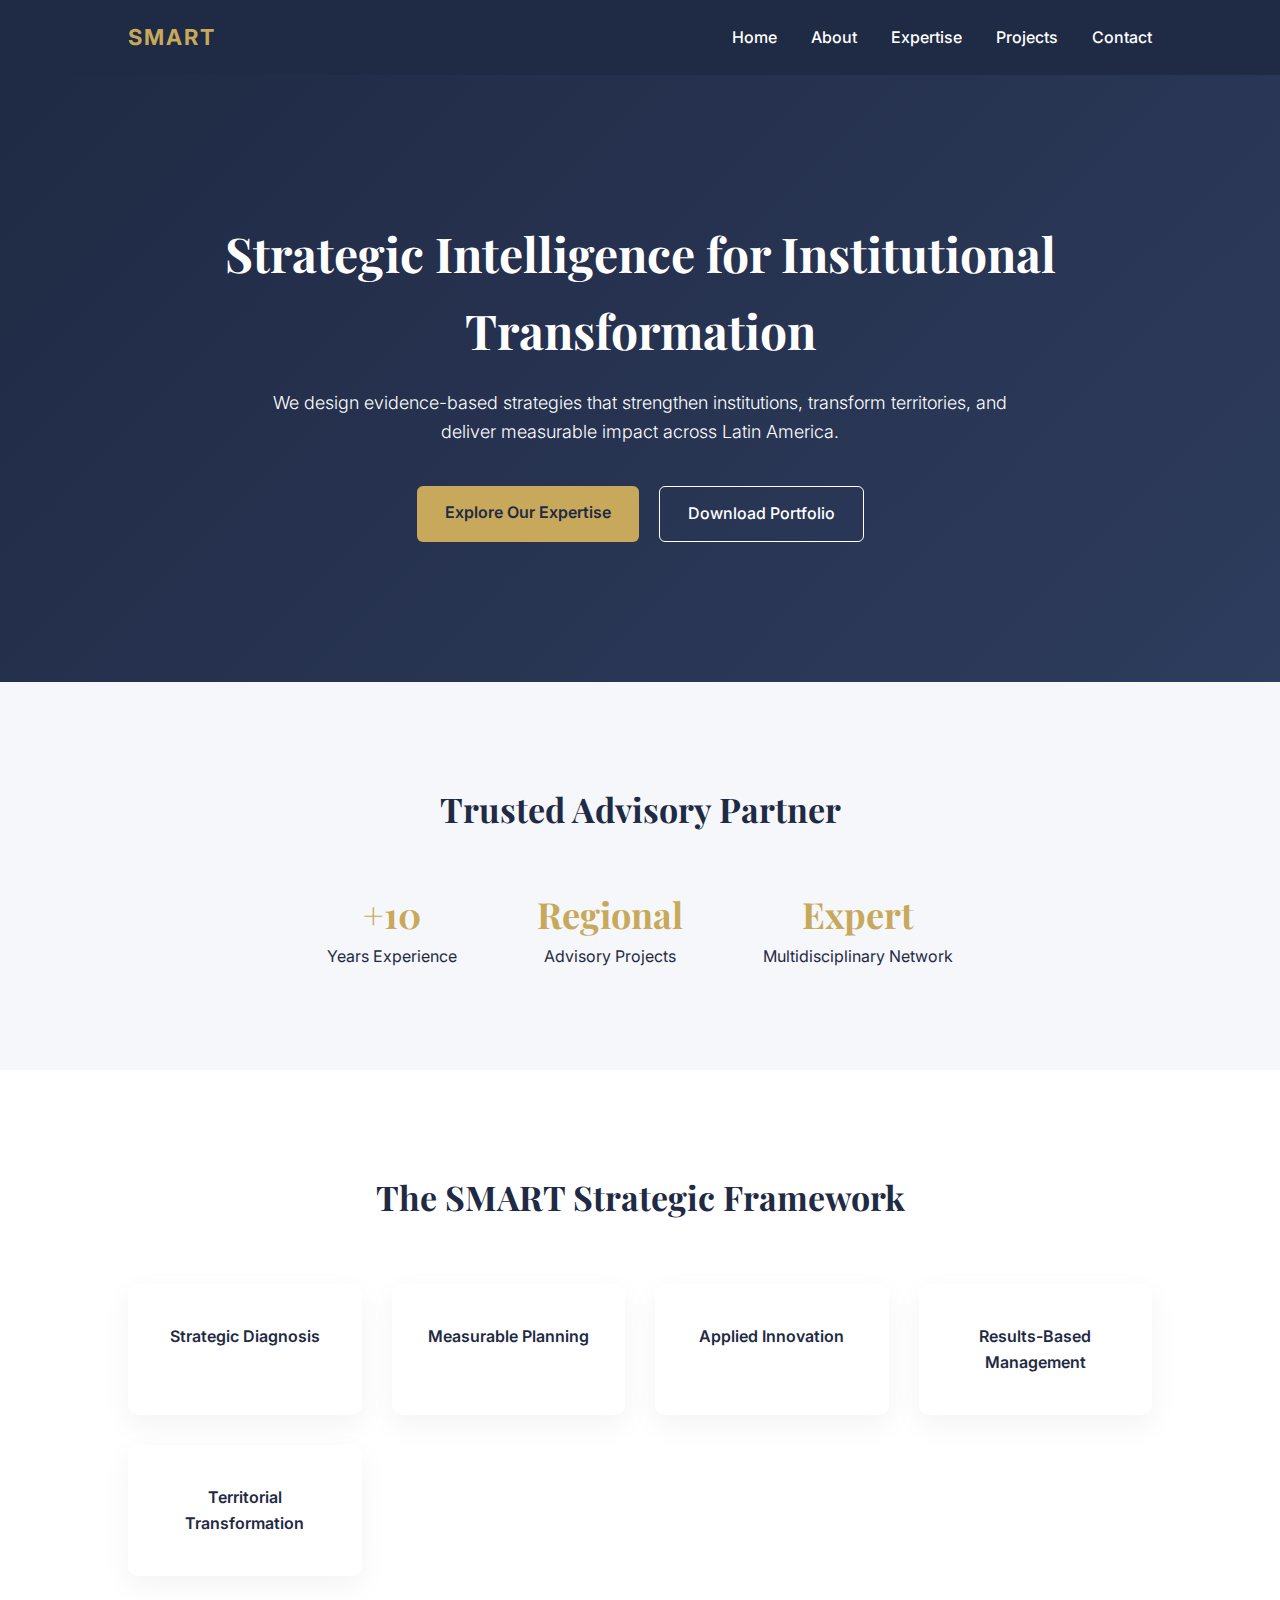
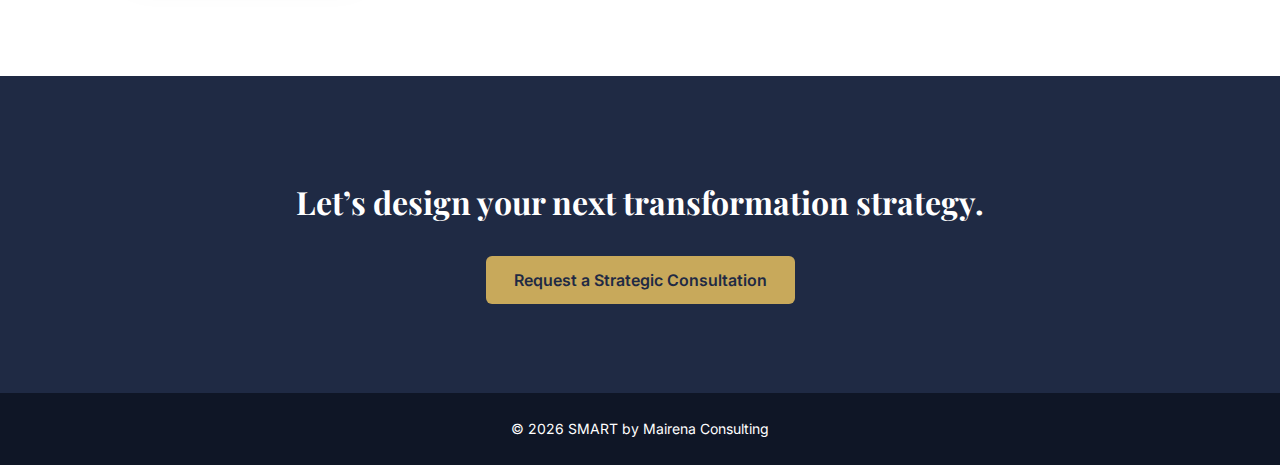
<file: Index.html>
<!DOCTYPE html>
<html lang="en">
<head>
<meta charset="UTF-8">
<meta name="viewport" content="width=device-width, initial-scale=1.0">
<title>SMART | Strategic Development Consulting</title>

<link href="https://fonts.googleapis.com/css2?family=Playfair+Display:wght@600;700&family=Inter:wght@300;400;500;600&display=swap" rel="stylesheet">

<link rel="stylesheet" href="styles.css">
</head>

<body>

<header class="navbar">
  <div class="logo">SMART</div>
  <nav>
    <a href="#">Home</a>
    <a href="#">About</a>
    <a href="#">Expertise</a>
    <a href="#">Projects</a>
    <a href="#">Contact</a>
  </nav>
</header>

<section class="hero">
  <h1>Strategic Intelligence for Institutional Transformation</h1>
  <p>We design evidence-based strategies that strengthen institutions, transform territories, and deliver measurable impact across Latin America.</p>
  <div class="buttons">
    <a class="btn-primary" href="#">Explore Our Expertise</a>
    <a class="btn-secondary" href="#">Download Portfolio</a>
  </div>
</section>

<section class="authority">
  <h2>Trusted Advisory Partner</h2>
  <div class="metrics">
    <div><h3>+10</h3><p>Years Experience</p></div>
    <div><h3>Regional</h3><p>Advisory Projects</p></div>
    <div><h3>Expert</h3><p>Multidisciplinary Network</p></div>
  </div>
</section>

<section class="methodology">
  <h2>The SMART Strategic Framework</h2>
  <div class="cards">
    <div class="card">Strategic Diagnosis</div>
    <div class="card">Measurable Planning</div>
    <div class="card">Applied Innovation</div>
    <div class="card">Results-Based Management</div>
    <div class="card">Territorial Transformation</div>
  </div>
</section>

<section class="cta">
  <h2>Let’s design your next transformation strategy.</h2>
  <a class="btn-primary" href="#">Request a Strategic Consultation</a>
</section>

<footer>
  © 2026 SMART by Mairena Consulting
</footer>

</body>
</html>
</file>
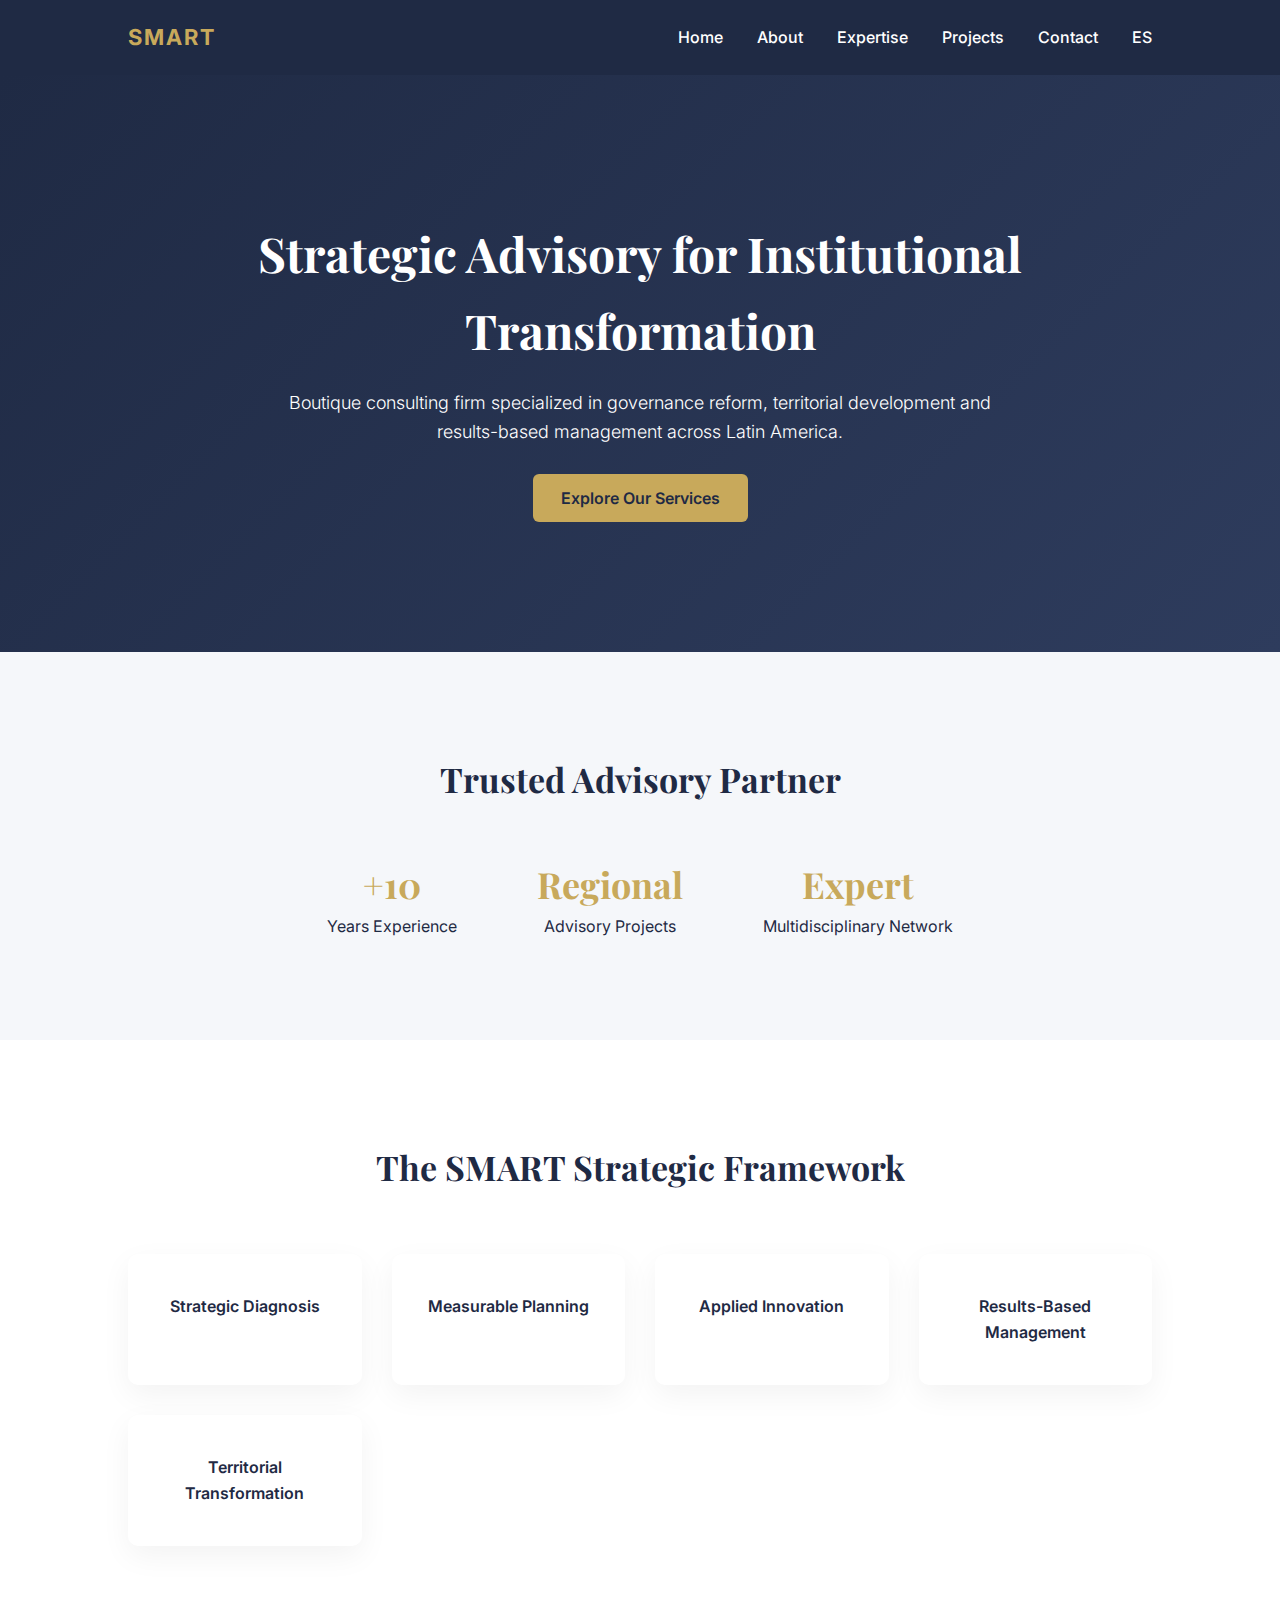
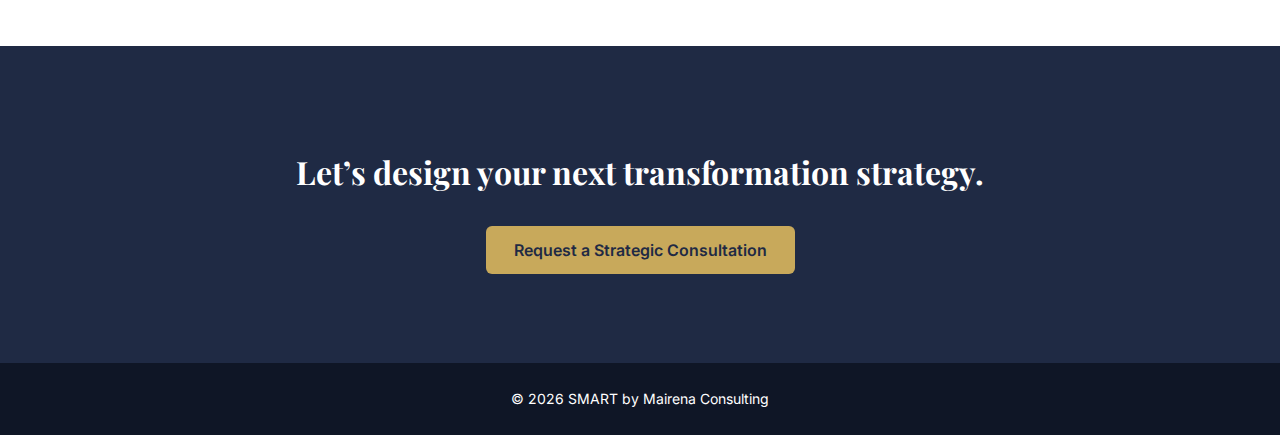
<file: index.html>
<!DOCTYPE html>
<html lang="en">
<head>
<meta charset="UTF-8">
<meta name="viewport" content="width=device-width, initial-scale=1.0">

<title>SMART | Strategic Development Consulting</title>
<meta name="google-site-verification" content="zOPIqjwzcvhTaY4M_JahQBYYHaROQeGEA1_r5wXXTcI" />

<meta name="description" content="Boutique strategic advisory firm specialized in institutional reform, territorial development and results-based management across Latin America.">
<link rel="alternate" hreflang="en" href="https://juanmairenap-max.github.io/SMART-Mairena-Consulting/" />
<link rel="alternate" hreflang="es" href="https://juanmairenap-max.github.io/SMART-Mairena-Consulting/es/" />
<link rel="alternate" hreflang="x-default" href="https://juanmairenap-max.github.io/SMART-Mairena-Consulting/" />

<link href="https://fonts.googleapis.com/css2?family=Playfair+Display:wght@600;700&family=Inter:wght@300;400;500;600&display=swap" rel="stylesheet">

<link rel="stylesheet" href="styles.css">
  
<!-- Google tag (gtag.js) -->
<script async src="https://www.googletagmanager.com/gtag/js?id=G-TB90HJ6H4X"></script>
<script>
  window.dataLayer = window.dataLayer || [];
  function gtag(){dataLayer.push(arguments);}
  gtag('js', new Date());

  gtag('config', 'G-TB90HJ6H4X');
</script>
  
</head>

<body>

<header class="navbar">
  <div class="logo">SMART</div>
  <nav>
    <a href="index.html">Home</a>
    <a href="about.html">About</a>
    <a href="services.html">Expertise</a>
    <a href="projects.html">Projects</a>
    <a href="contact.html">Contact</a>
    <a href="es/index.html" class="lang-switch">ES</a>
  </nav>
</header>

<section class="hero">
  <div class="container">
    <h1>Strategic Advisory for Institutional Transformation</h1>
    <p>
      Boutique consulting firm specialized in governance reform,
      territorial development and results-based management across Latin America.
    </p>
    <a href="services.html" class="btn-primary">Explore Our Services</a>
  </div>
</section>

<section class="authority">
  <h2>Trusted Advisory Partner</h2>
  <div class="metrics">
    <div>
      <h3>+10</h3>
      <p>Years Experience</p>
    </div>
    <div>
      <h3>Regional</h3>
      <p>Advisory Projects</p>
    </div>
    <div>
      <h3>Expert</h3>
      <p>Multidisciplinary Network</p>
    </div>
  </div>
</section>

<section class="methodology">
  <h2>The SMART Strategic Framework</h2>
  <div class="cards">
    <div class="card">Strategic Diagnosis</div>
    <div class="card">Measurable Planning</div>
    <div class="card">Applied Innovation</div>
    <div class="card">Results-Based Management</div>
    <div class="card">Territorial Transformation</div>
  </div>
</section>

<section class="cta">
  <h2>Let’s design your next transformation strategy.</h2>
  <a class="btn-primary" href="#">Request a Strategic Consultation</a>
</section>

<footer>
  © 2026 SMART by Mairena Consulting
</footer>

</body>
</html>
</file>
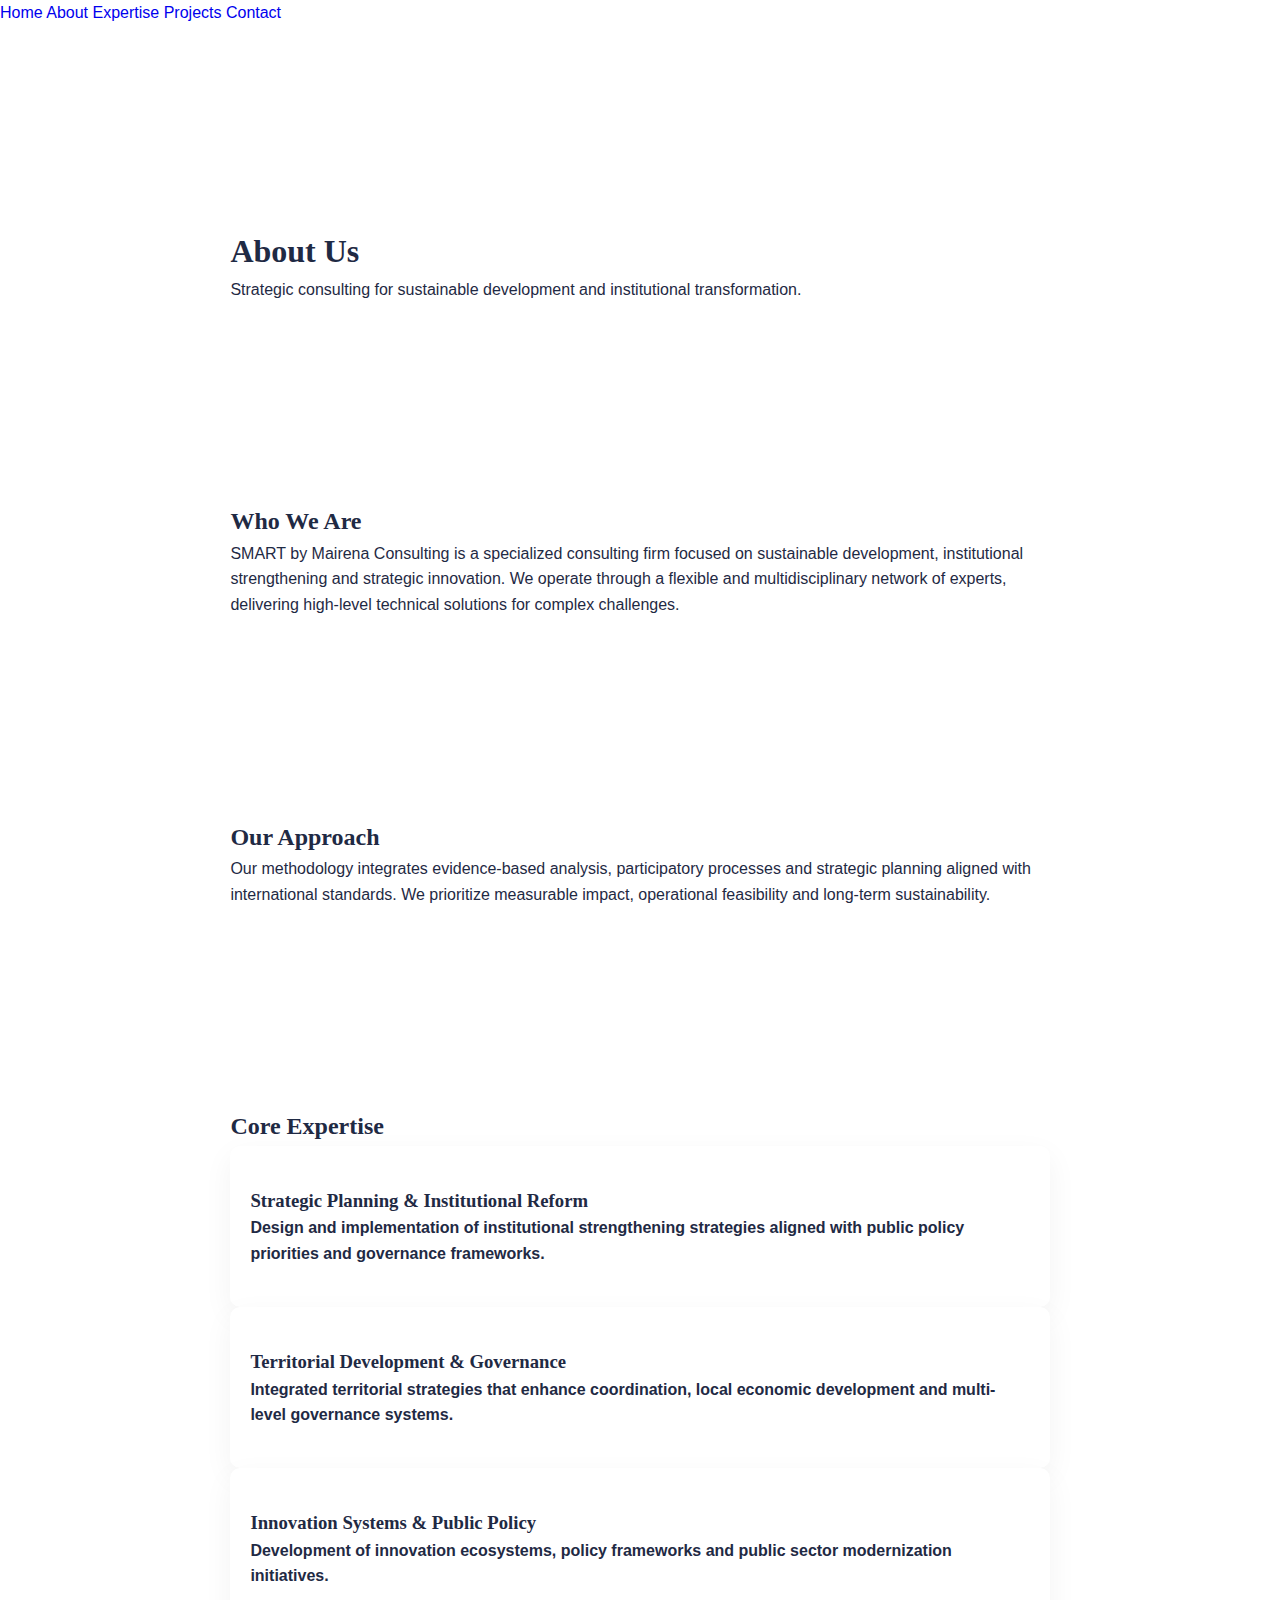
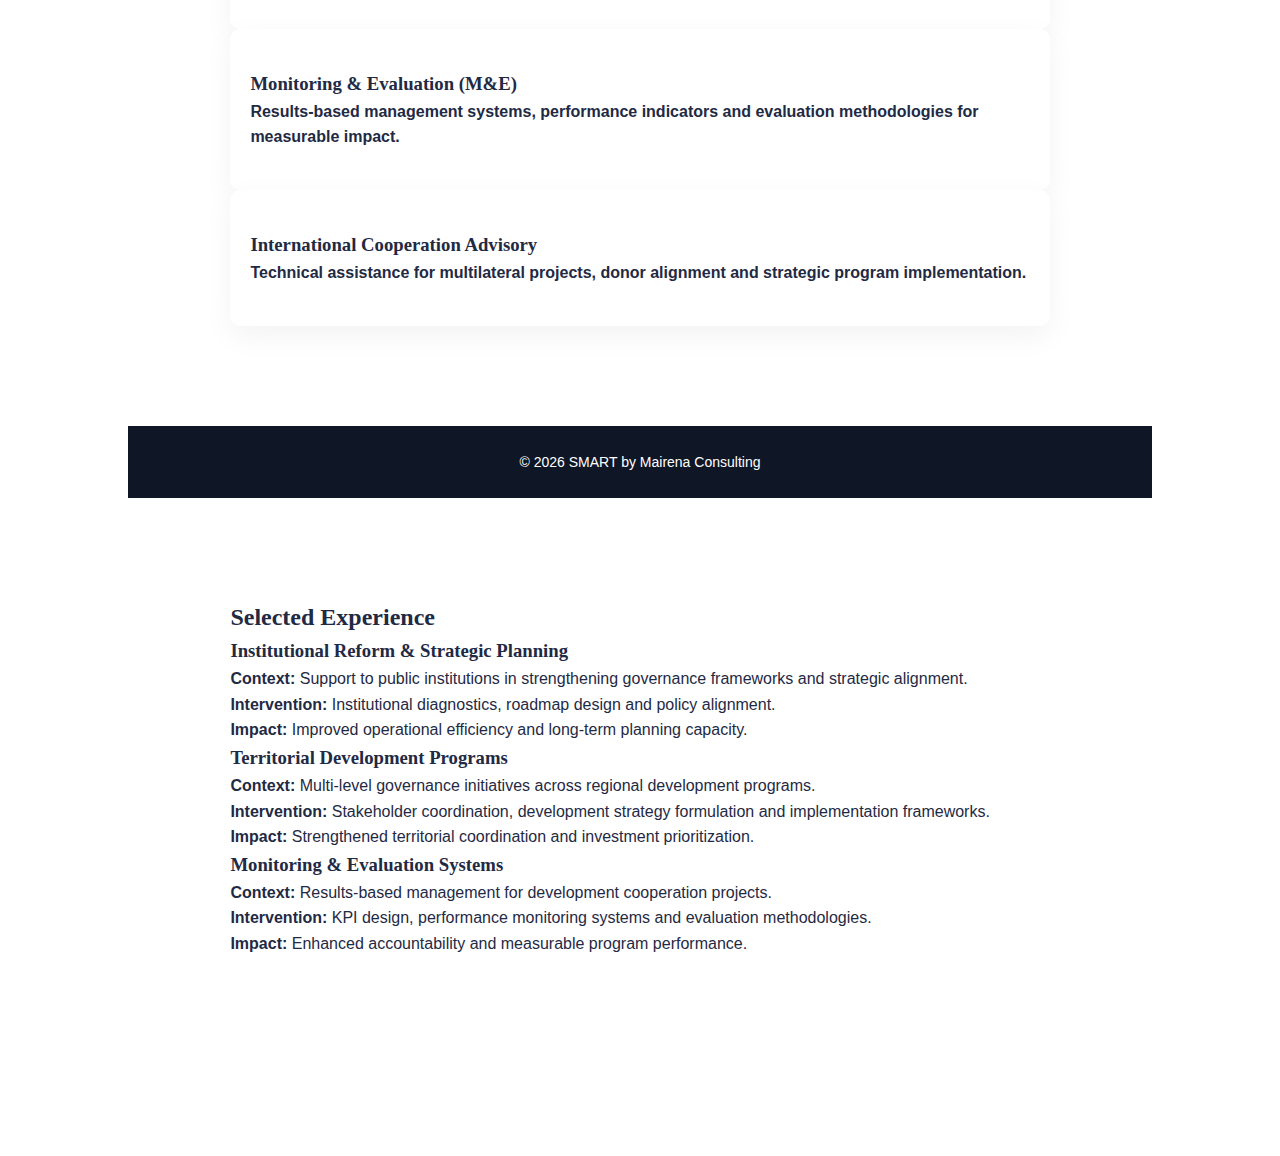
<file: about.html>
<!DOCTYPE html>
<html lang="es">
<head>
<meta charset="UTF-8">
<meta name="viewport" content="width=device-width, initial-scale=1.0">
<meta name="description" content="Perfil institucional de SMART by Mairena Consulting. Firma especializada en desarrollo sostenible e innovación estratégica en América Latina.">
<title>About | SMART by Mairena Consulting</title>
<link rel="stylesheet" href="styles.css">
</head>

<body>

<nav>
  <a href="index.html">Home</a>
  <a href="about.html">About</a>
  <a href="services.html">Expertise</a>
  <a href="projects.html">Projects</a>
  <a href="contact.html">Contact</a>
</nav>

<section class="page-header">
<section class="page-hero">
  <div class="container">
    <h1>About Us</h1>
    <p>Strategic consulting for sustainable development and institutional transformation.</p>
  </div>
</section>

<section class="section-light">
  <div class="container">
    <h2>Who We Are</h2>
    <p>
      SMART by Mairena Consulting is a specialized consulting firm focused on sustainable development,
      institutional strengthening and strategic innovation. We operate through a flexible and multidisciplinary
      network of experts, delivering high-level technical solutions for complex challenges.
    </p>
  </div>
</section>

<section class="section-dark">
  <div class="container">
    <h2>Our Approach</h2>
    <p>
      Our methodology integrates evidence-based analysis, participatory processes and strategic planning
      aligned with international standards. We prioritize measurable impact, operational feasibility
      and long-term sustainability.
    </p>
  </div>
</section>

<section class="section-light">
  <div class="container">
    <h2>Core Expertise</h2>

    <div class="expertise-grid">

      <div class="card">
        <h3>Strategic Planning & Institutional Reform</h3>
        <p>Design and implementation of institutional strengthening strategies aligned with public policy priorities and governance frameworks.</p>
      </div>

      <div class="card">
        <h3>Territorial Development & Governance</h3>
        <p>Integrated territorial strategies that enhance coordination, local economic development and multi-level governance systems.</p>
      </div>

      <div class="card">
        <h3>Innovation Systems & Public Policy</h3>
        <p>Development of innovation ecosystems, policy frameworks and public sector modernization initiatives.</p>
      </div>

      <div class="card">
        <h3>Monitoring & Evaluation (M&E)</h3>
        <p>Results-based management systems, performance indicators and evaluation methodologies for measurable impact.</p>
      </div>

      <div class="card">
        <h3>International Cooperation Advisory</h3>
        <p>Technical assistance for multilateral projects, donor alignment and strategic program implementation.</p>
      </div>

    </div>
  </div>
</section>

<footer>
    <p>© 2026 SMART by Mairena Consulting</p>
</footer>

</body>
</html>
<section class="section-dark">
  <div class="container">
    <h2>Selected Experience</h2>

    <div class="experience-grid">

      <div class="experience-card">
        <h3>Institutional Reform & Strategic Planning</h3>
        <p><strong>Context:</strong> Support to public institutions in strengthening governance frameworks and strategic alignment.</p>
        <p><strong>Intervention:</strong> Institutional diagnostics, roadmap design and policy alignment.</p>
        <p><strong>Impact:</strong> Improved operational efficiency and long-term planning capacity.</p>
      </div>

      <div class="experience-card">
        <h3>Territorial Development Programs</h3>
        <p><strong>Context:</strong> Multi-level governance initiatives across regional development programs.</p>
        <p><strong>Intervention:</strong> Stakeholder coordination, development strategy formulation and implementation frameworks.</p>
        <p><strong>Impact:</strong> Strengthened territorial coordination and investment prioritization.</p>
      </div>

      <div class="experience-card">
        <h3>Monitoring & Evaluation Systems</h3>
        <p><strong>Context:</strong> Results-based management for development cooperation projects.</p>
        <p><strong>Intervention:</strong> KPI design, performance monitoring systems and evaluation methodologies.</p>
        <p><strong>Impact:</strong> Enhanced accountability and measurable program performance.</p>
      </div>

    </div>
  </div>
</section>
</file>
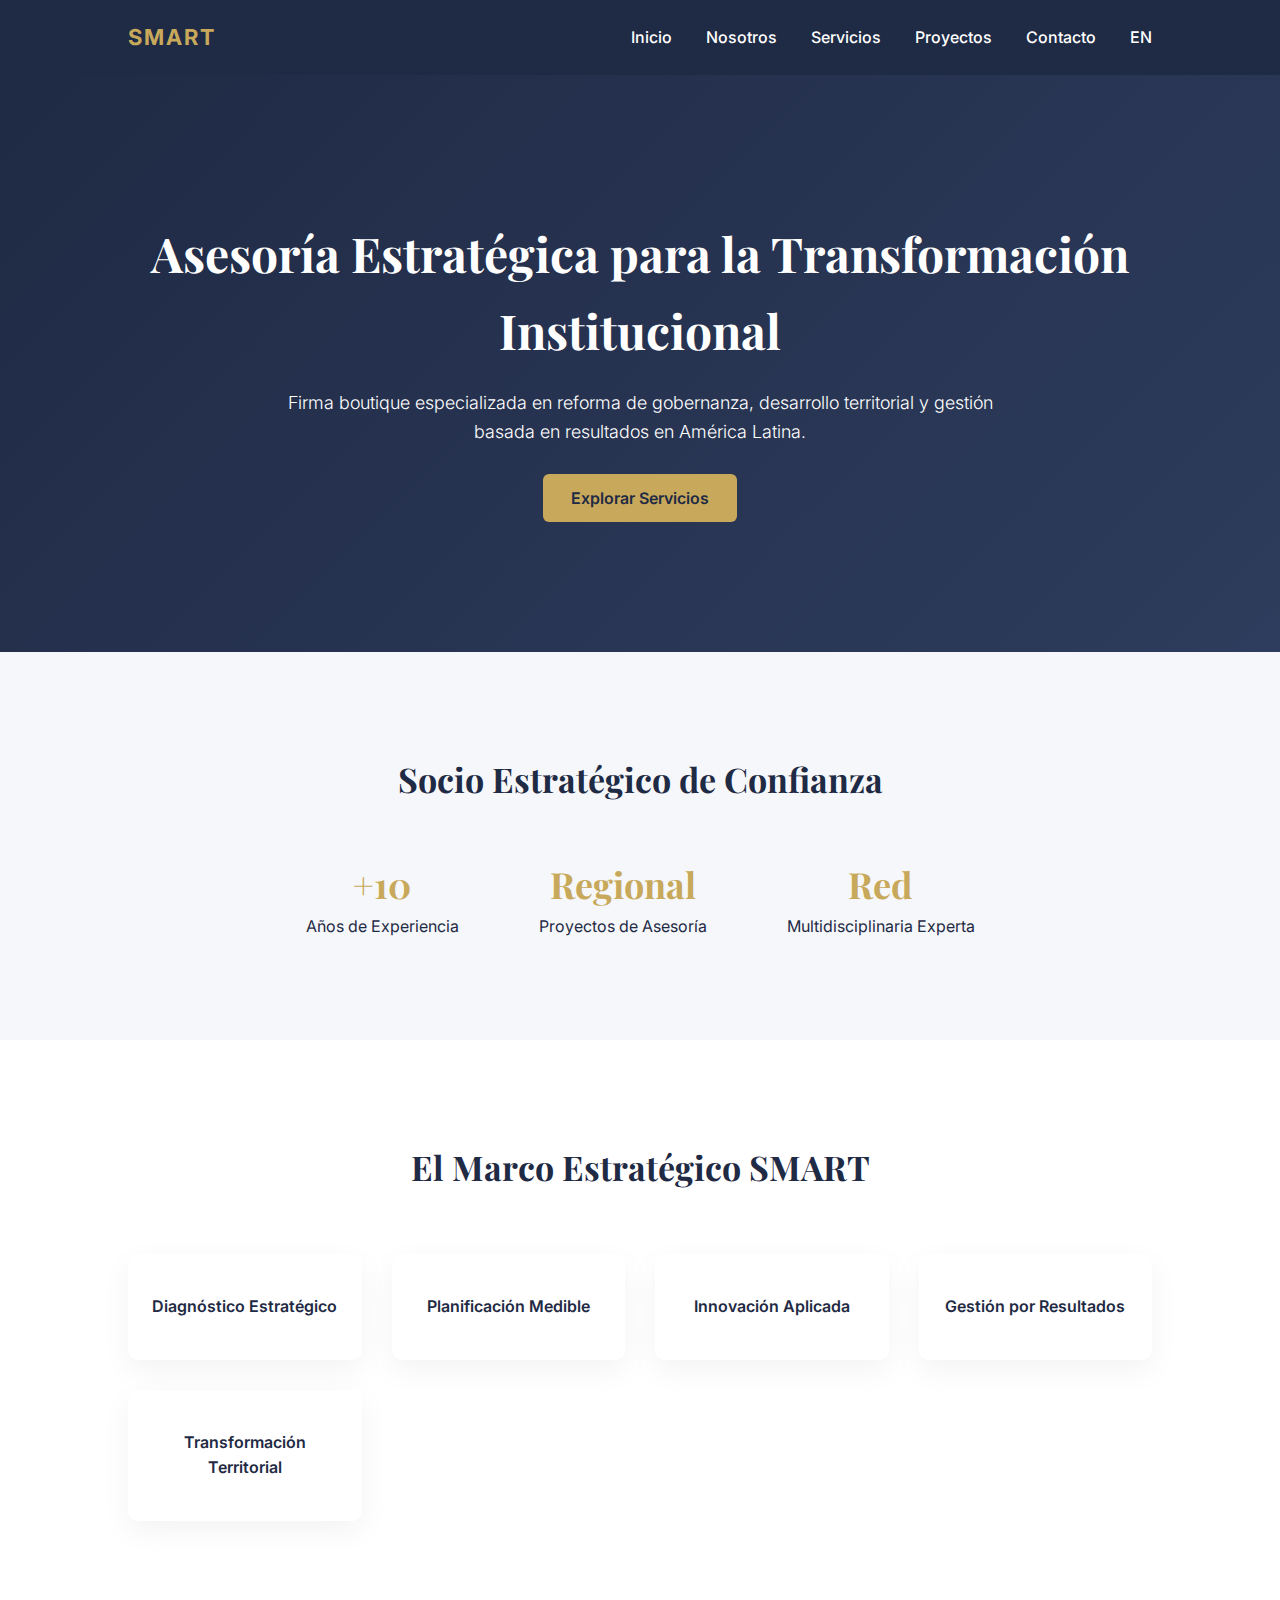
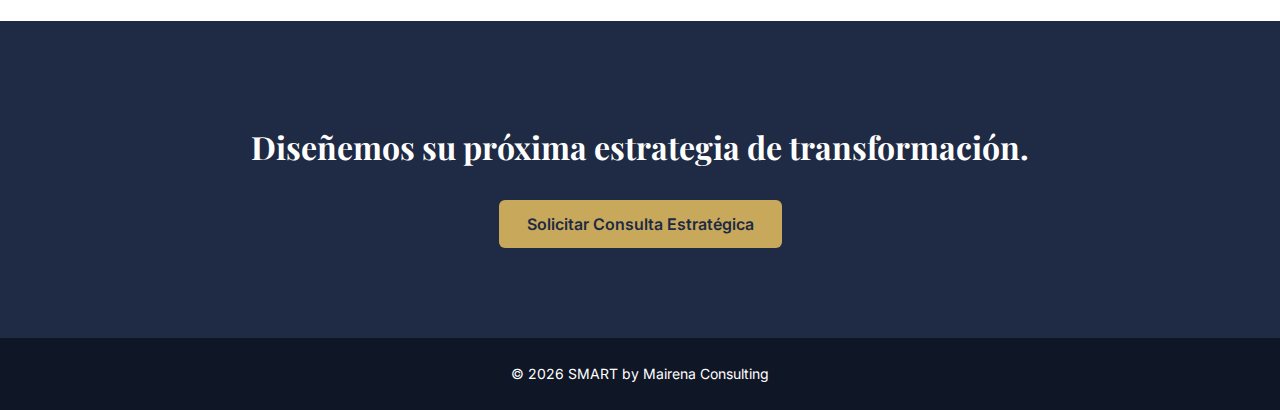
<file: esindex.html>
<!DOCTYPE html>
<html lang="es">
<head>
<meta charset="UTF-8">
<meta name="viewport" content="width=device-width, initial-scale=1.0">
<title>SMART | Consultoría Estratégica para el Desarrollo</title>

<link href="https://fonts.googleapis.com/css2?family=Playfair+Display:wght@600;700&family=Inter:wght@300;400;500;600&display=swap" rel="stylesheet">

<link rel="stylesheet" href="../styles.css">
</head>

<body>

<header class="navbar">
  <div class="logo">SMART</div>
  <nav>
    <a href="index.html">Inicio</a>
    <a href="about.html">Nosotros</a>
    <a href="services.html">Servicios</a>
    <a href="projects.html">Proyectos</a>
    <a href="contact.html">Contacto</a>
    <a href="../index.html" class="lang-switch">EN</a>
  </nav>
</header>

<section class="hero">
  <div class="container">
    <h1>Asesoría Estratégica para la Transformación Institucional</h1>
    <p>
      Firma boutique especializada en reforma de gobernanza,
      desarrollo territorial y gestión basada en resultados en América Latina.
    </p>
    <a href="services.html" class="btn-primary">Explorar Servicios</a>
  </div>
</section>

<section class="authority">
  <h2>Socio Estratégico de Confianza</h2>
  <div class="metrics">
    <div>
      <h3>+10</h3>
      <p>Años de Experiencia</p>
    </div>
    <div>
      <h3>Regional</h3>
      <p>Proyectos de Asesoría</p>
    </div>
    <div>
      <h3>Red</h3>
      <p>Multidisciplinaria Experta</p>
    </div>
  </div>
</section>

<section class="methodology">
  <h2>El Marco Estratégico SMART</h2>
  <div class="cards">
    <div class="card">Diagnóstico Estratégico</div>
    <div class="card">Planificación Medible</div>
    <div class="card">Innovación Aplicada</div>
    <div class="card">Gestión por Resultados</div>
    <div class="card">Transformación Territorial</div>
  </div>
</section>

<section class="cta">
  <h2>Diseñemos su próxima estrategia de transformación.</h2>
  <a class="btn-primary" href="#">Solicitar Consulta Estratégica</a>
</section>

<footer>
  © 2026 SMART by Mairena Consulting
</footer>

</body>
</html>
</file>
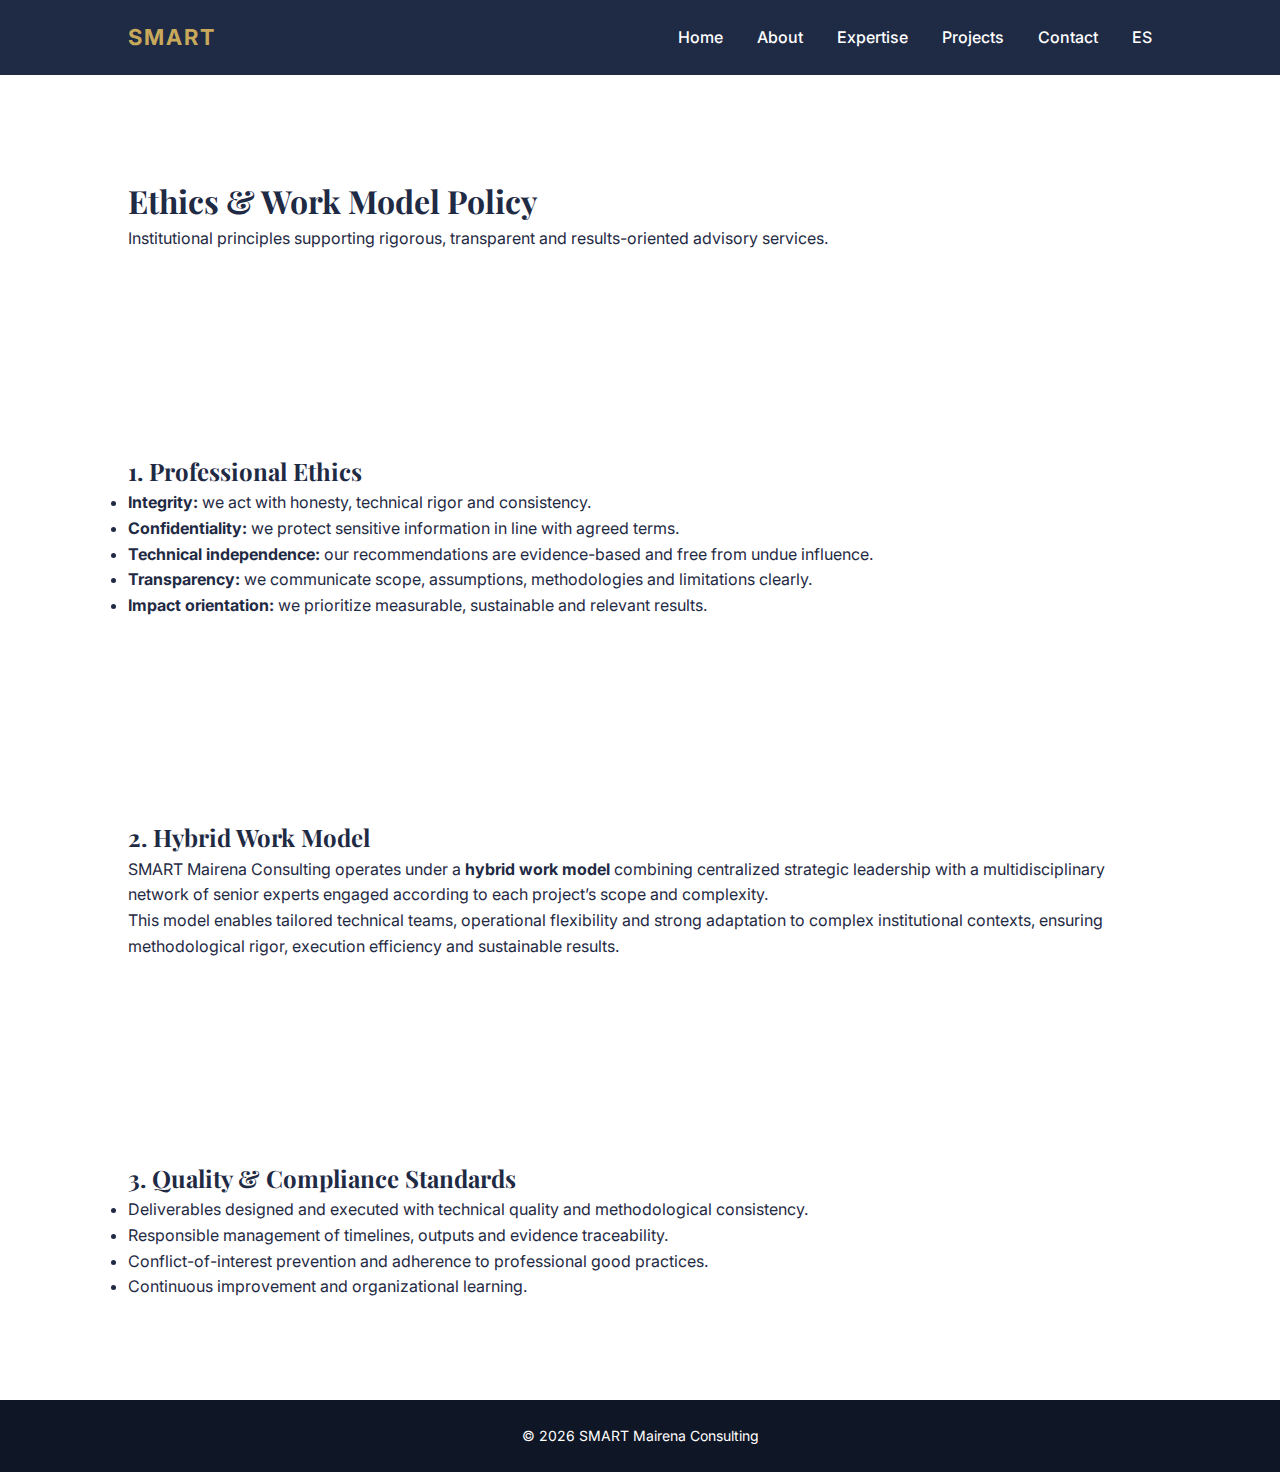
<file: ethics-work-model.html>
<!DOCTYPE html>
<html lang="en">
<head>
  <meta charset="UTF-8" />
  <meta name="viewport" content="width=device-width, initial-scale=1.0" />

  <title>Ethics & Work Model Policy | SMART Mairena Consulting</title>
  <meta name="description" content="Institutional ethics and hybrid work model policy of SMART Mairena Consulting." />
  <meta name="robots" content="index, follow" />

  <link rel="alternate" hreflang="en" href="https://juanmairenap-max.github.io/SMART-Mairena-Consulting/ethics-work-model.html" />
  <link rel="alternate" hreflang="es" href="https://juanmairenap-max.github.io/SMART-Mairena-Consulting/es/politica-etica-modelo-laboral.html" />
  <link rel="alternate" hreflang="x-default" href="https://juanmairenap-max.github.io/SMART-Mairena-Consulting/ethics-work-model.html" />

  <link href="https://fonts.googleapis.com/css2?family=Playfair+Display:wght@600;700&family=Inter:wght@300;400;500;600&display=swap" rel="stylesheet" />
  <link rel="stylesheet" href="styles.css?v=20260223" />

  <script async src="https://www.googletagmanager.com/gtag/js?id=G-TB90HJ6H4X"></script>
  <script>
    window.dataLayer = window.dataLayer || [];
    function gtag(){dataLayer.push(arguments);}
    gtag('js', new Date());
    gtag('config', 'G-TB90HJ6H4X');
  </script>
</head>

<body>

<header class="navbar">
  <div class="logo">SMART</div>
  <nav>
    <a href="index.html">Home</a>
    <a href="about.html">About</a>
    <a href="services.html">Expertise</a>
    <a href="projects.html">Projects</a>
    <a href="contact.html">Contact</a>
    <a href="es/index.html" class="lang-switch">ES</a>
  </nav>
</header>

<section class="page-header">
  <div class="container">
    <h1>Ethics & Work Model Policy</h1>
    <p>Institutional principles supporting rigorous, transparent and results-oriented advisory services.</p>
  </div>
</section>

<section class="section-light">
  <div class="container">
    <h2>1. Professional Ethics</h2>
    <ul>
      <li><strong>Integrity:</strong> we act with honesty, technical rigor and consistency.</li>
      <li><strong>Confidentiality:</strong> we protect sensitive information in line with agreed terms.</li>
      <li><strong>Technical independence:</strong> our recommendations are evidence-based and free from undue influence.</li>
      <li><strong>Transparency:</strong> we communicate scope, assumptions, methodologies and limitations clearly.</li>
      <li><strong>Impact orientation:</strong> we prioritize measurable, sustainable and relevant results.</li>
    </ul>
  </div>
</section>

<section class="section-dark">
  <div class="container">
    <h2>2. Hybrid Work Model</h2>
    <p>
      SMART Mairena Consulting operates under a <strong>hybrid work model</strong> combining centralized strategic leadership
      with a multidisciplinary network of senior experts engaged according to each project’s scope and complexity.
    </p>
    <p>
      This model enables tailored technical teams, operational flexibility and strong adaptation to complex institutional contexts,
      ensuring methodological rigor, execution efficiency and sustainable results.
    </p>
  </div>
</section>

<section class="section-light">
  <div class="container">
    <h2>3. Quality & Compliance Standards</h2>
    <ul>
      <li>Deliverables designed and executed with technical quality and methodological consistency.</li>
      <li>Responsible management of timelines, outputs and evidence traceability.</li>
      <li>Conflict-of-interest prevention and adherence to professional good practices.</li>
      <li>Continuous improvement and organizational learning.</li>
    </ul>
  </div>
</section>

<footer>
  <p>© 2026 SMART Mairena Consulting</p>
</footer>

</body>
</html>
</file>
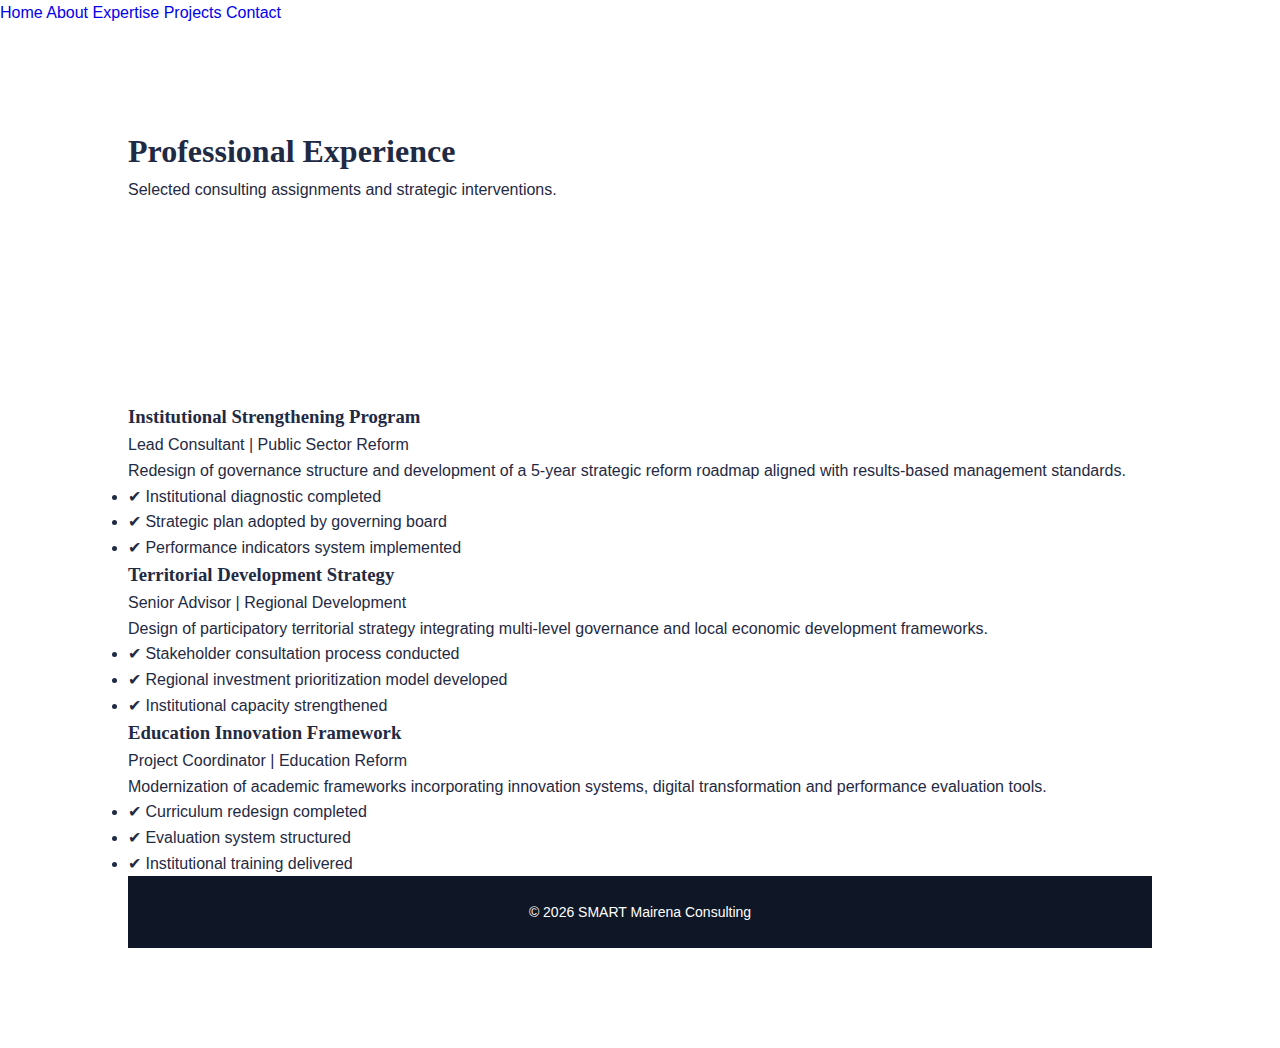
<file: projects.html>
<!DOCTYPE html>
<html lang="es">
<head>
<meta charset="UTF-8">
<meta name="viewport" content="width=device-width, initial-scale=1.0">
<title>Experience | SMART by Mairena Consulting</title>

<link rel="alternate" hreflang="en" href="https://juanmairenap-max.github.io/SMART-Mairena-Consulting/about.html" />
<link rel="alternate" hreflang="es" href="https://juanmairenap-max.github.io/SMART-Mairena-Consulting/es/about.html" />
<link rel="alternate" hreflang="x-default" href="https://juanmairenap-max.github.io/SMART-Mairena-Consulting/about.html" />
  
<link rel="stylesheet" href="styles.css">

<!-- Google tag (gtag.js) -->
<script async src="https://www.googletagmanager.com/gtag/js?id=G-TB90HJ6H4X"></script>
<script>
  window.dataLayer = window.dataLayer || [];
  function gtag(){dataLayer.push(arguments);}
  gtag('js', new Date());

  gtag('config', 'G-TB90HJ6H4X');
</script>
  
</head>

<body>

<nav>
  <a href="index.html">Home</a>
  <a href="about.html">About</a>
  <a href="services.html">Expertise</a>
  <a href="projects.html">Projects</a>
  <a href="contact.html">Contact</a>
</nav>

<section class="page-header">
    <div class="container">
        <h1>Professional Experience</h1>
        <p>Selected consulting assignments and strategic interventions.</p>
    </div>
</section>

<section class="projects">
    <div class="container">

<div class="project-card">
    <h3>Institutional Strengthening Program</h3>
    <p class="project-meta">Lead Consultant | Public Sector Reform</p>

    <p>Redesign of governance structure and development of a 5-year strategic reform roadmap aligned with results-based management standards.</p>

    <ul class="project-results">
        <li>✔ Institutional diagnostic completed</li>
        <li>✔ Strategic plan adopted by governing board</li>
        <li>✔ Performance indicators system implemented</li>
    </ul>
</div>
<div class="project-card">
    <h3>Territorial Development Strategy</h3>
    <p class="project-meta">Senior Advisor | Regional Development</p>

    <p>Design of participatory territorial strategy integrating multi-level governance and local economic development frameworks.</p>

    <ul class="project-results">
        <li>✔ Stakeholder consultation process conducted</li>
        <li>✔ Regional investment prioritization model developed</li>
        <li>✔ Institutional capacity strengthened</li>
    </ul>
</div>

<div class="project-card">
    <h3>Education Innovation Framework</h3>
    <p class="project-meta">Project Coordinator | Education Reform</p>

    <p>Modernization of academic frameworks incorporating innovation systems, digital transformation and performance evaluation tools.</p>

    <ul class="project-results">
        <li>✔ Curriculum redesign completed</li>
        <li>✔ Evaluation system structured</li>
        <li>✔ Institutional training delivered</li>
    </ul>
</div>

<footer>
    <p>© 2026 SMART Mairena Consulting</p>
</footer>

</body>
</html>
</file>
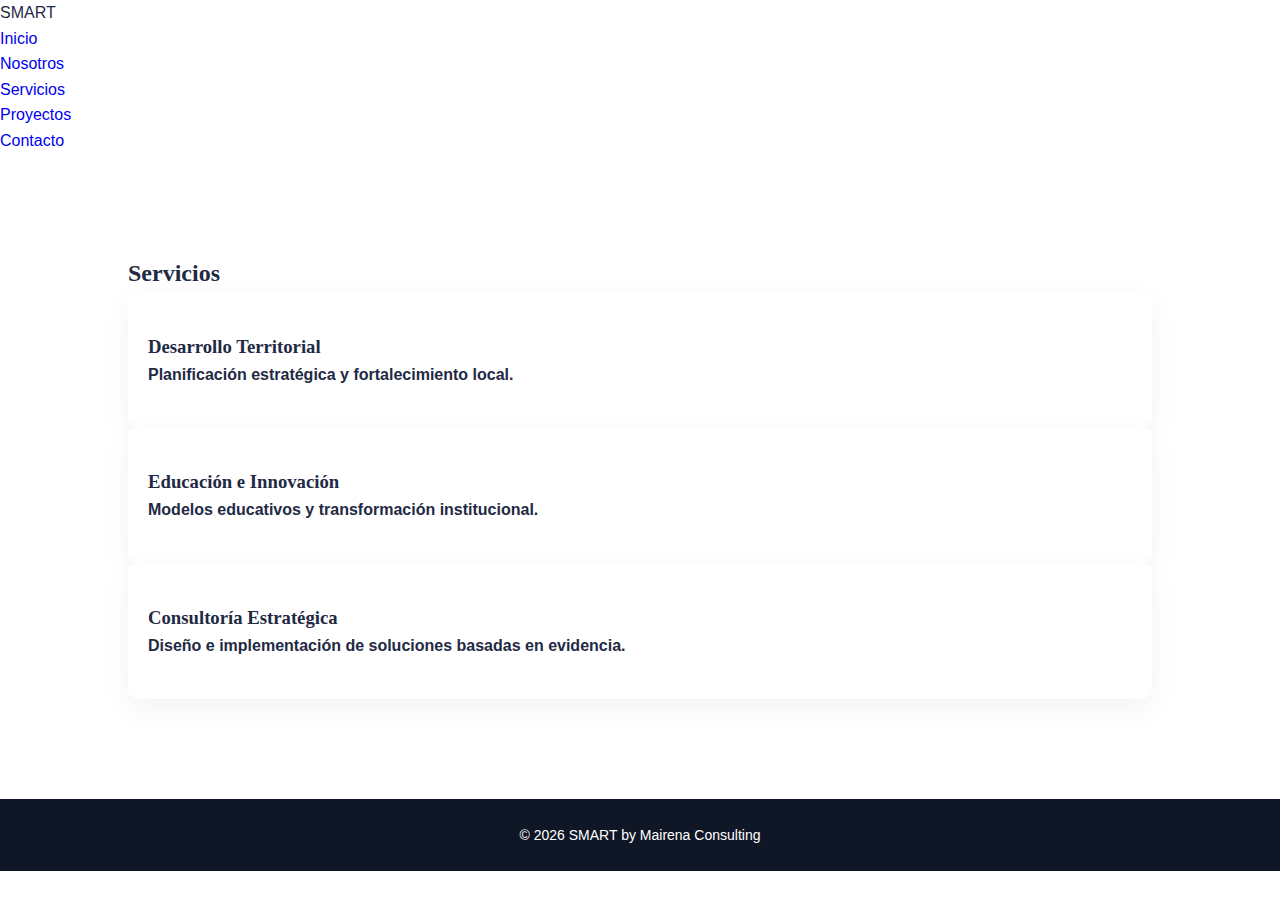
<file: Services.html>
<!DOCTYPE html>
<html lang="es">
<head>
<meta charset="UTF-8">
<meta name="viewport" content="width=device-width, initial-scale=1.0">
<meta name="description" content="Perfil institucional de SMART by Mairena Consulting. Firma especializada en desarrollo sostenible e innovación estratégica en América Latina.">
<title>About | SMART by Mairena Consulting</title>
<link rel="stylesheet" href="styles.css">
</head>

<body>

<nav>
    <div class="container nav-container">
        <div class="brand">SMART</div>
        <ul>
            <li><a href="index.html">Inicio</a></li>
            <li><a href="about.html">Nosotros</a></li>
            <li><a href="services.html">Servicios</a></li>
            <li><a href="projects.html">Proyectos</a></li>
            <li><a href="contact.html">Contacto</a></li>
        </ul>
    </div>
</nav>

<section class="services">
    <div class="container">
        <h2>Servicios</h2>
        <div class="service-grid">
            <div class="card">
                <h3>Desarrollo Territorial</h3>
                <p>Planificación estratégica y fortalecimiento local.</p>
            </div>
            <div class="card">
                <h3>Educación e Innovación</h3>
                <p>Modelos educativos y transformación institucional.</p>
            </div>
            <div class="card">
                <h3>Consultoría Estratégica</h3>
                <p>Diseño e implementación de soluciones basadas en evidencia.</p>
            </div>
        </div>
    </div>
</section>
<footer>
    <p>© 2026 SMART by Mairena Consulting</p>
</footer>

</body>
</html>
</file>
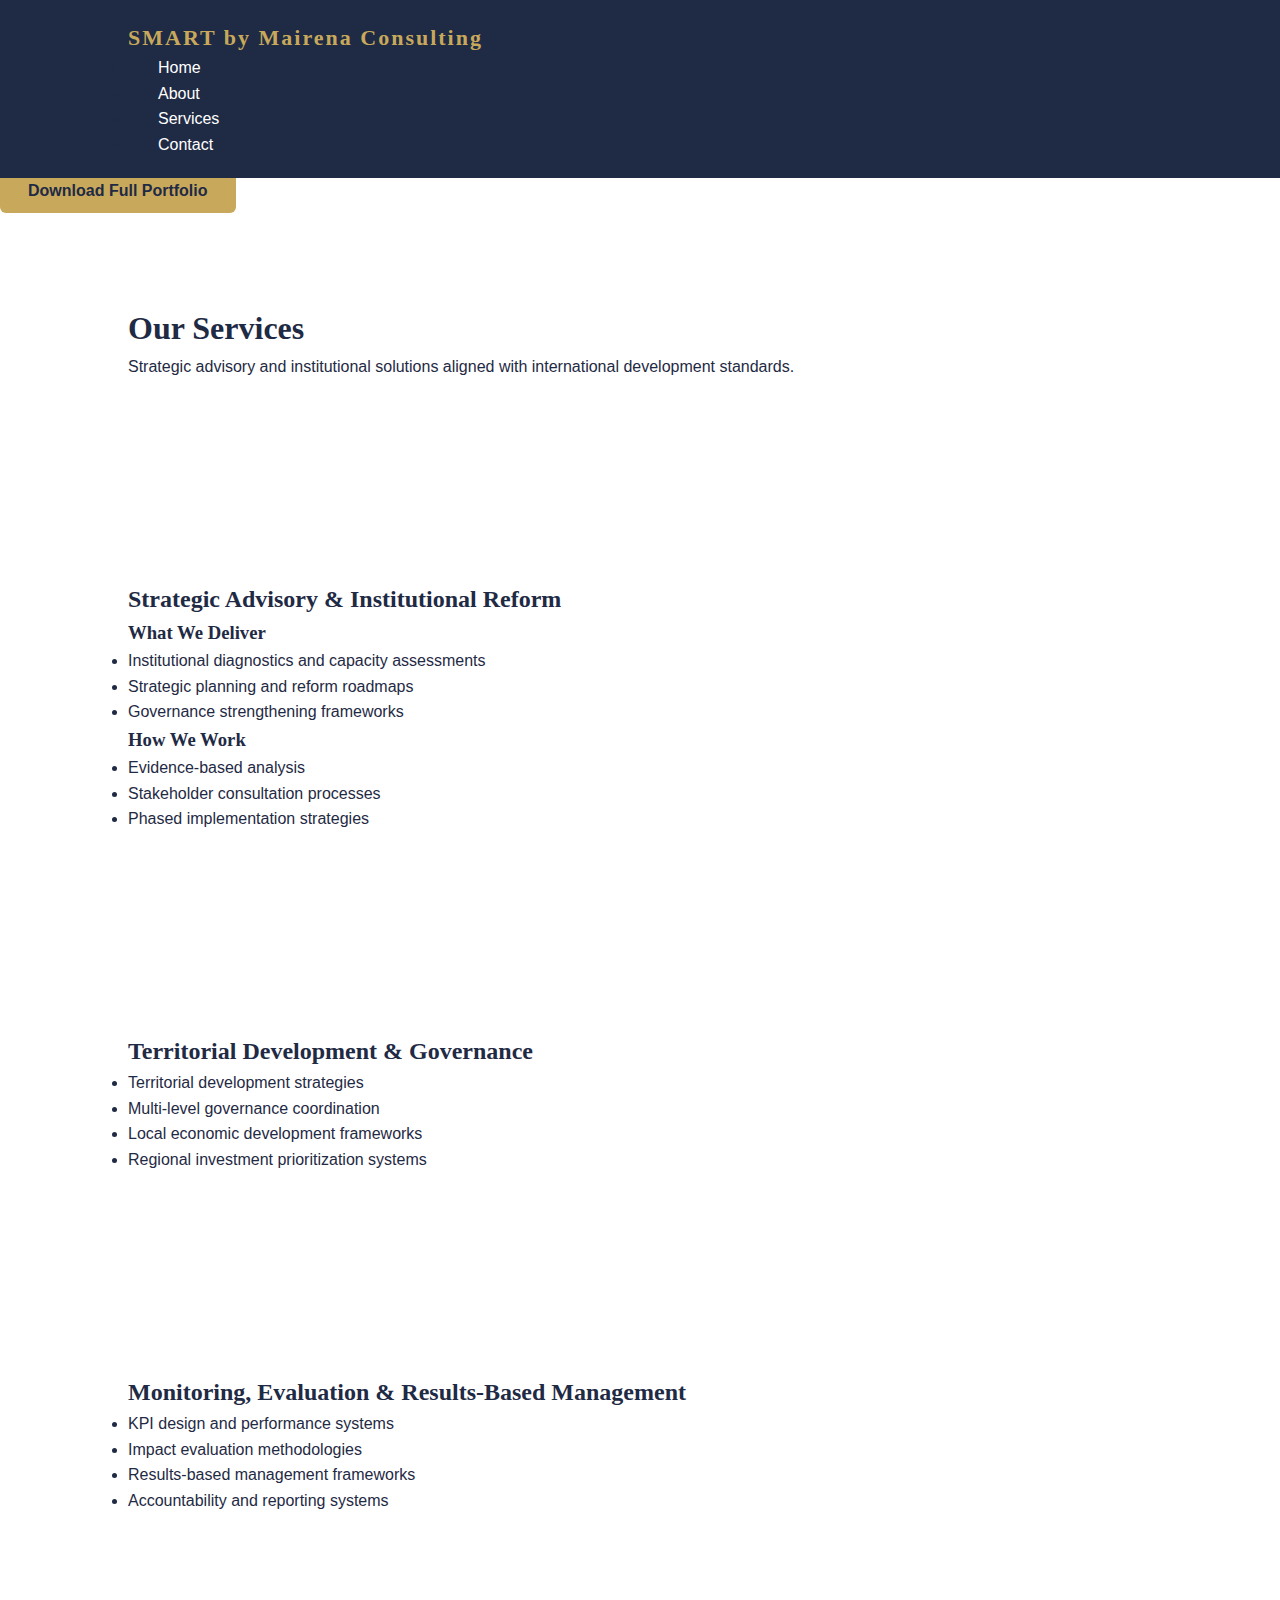
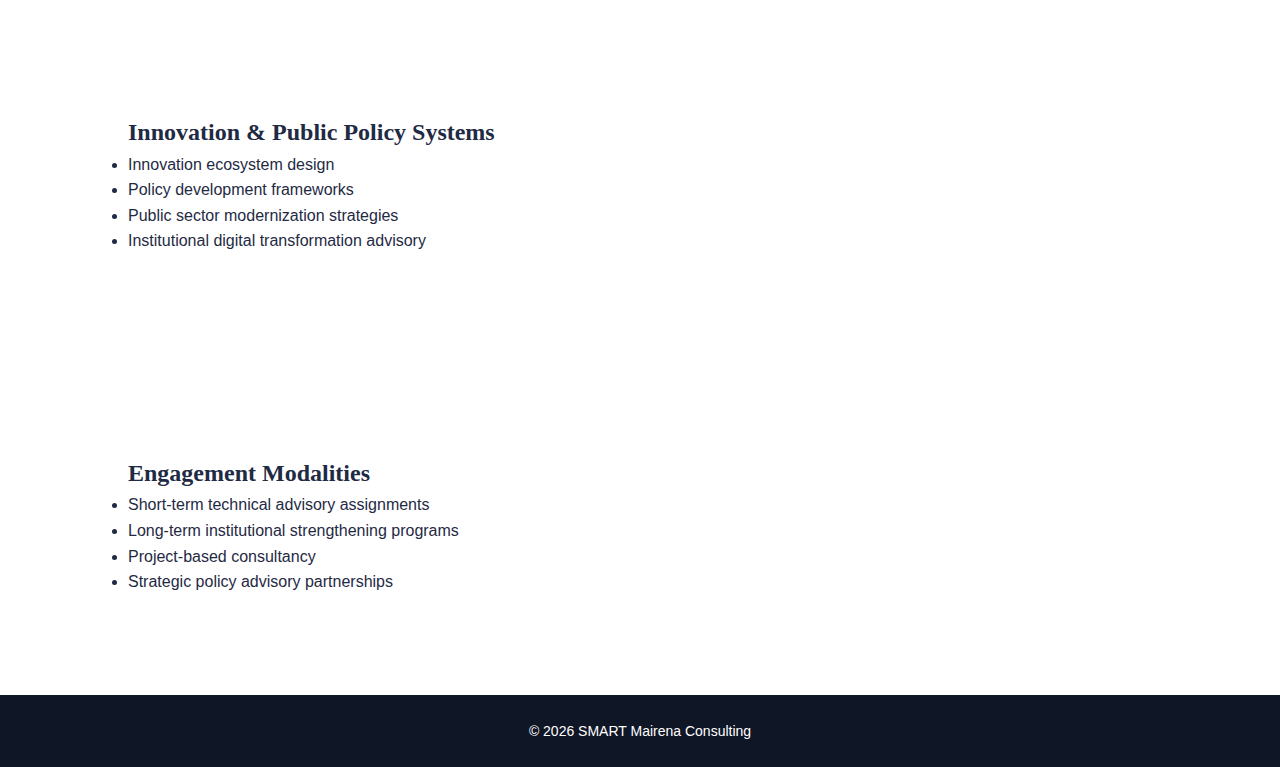
<file: services.html>
<!DOCTYPE html>
<html lang="es">

<head>
  <meta charset="UTF-8">
  <meta name="viewport" content="width=device-width, initial-scale=1.0">
  <title>Services | SMART by Mairena Consulting</title>

<link rel="alternate" hreflang="en" href="https://juanmairenap-max.github.io/SMART-Mairena-Consulting/about.html" />
<link rel="alternate" hreflang="es" href="https://juanmairenap-max.github.io/SMART-Mairena-Consulting/es/about.html" />
<link rel="alternate" hreflang="x-default" href="https://juanmairenap-max.github.io/SMART-Mairena-Consulting/about.html" />
  
<link rel="stylesheet" href="styles.css">

<!-- Google tag (gtag.js) -->
<script async src="https://www.googletagmanager.com/gtag/js?id=G-TB90HJ6H4X"></script>
<script>
  window.dataLayer = window.dataLayer || [];
  function gtag(){dataLayer.push(arguments);}
  gtag('js', new Date());

  gtag('config', 'G-TB90HJ6H4X');
</script>
  
</head>

<body>

  <!-- HEADER / NAV -->
  <header class="navbar">
    <div class="container">
      <h2 class="logo">SMART by Mairena Consulting</h2>
      <nav>
        <ul class="nav-links">
          <li><a href="index.html">Home</a></li>
          <li><a href="about.html">About</a></li>
          <li><a href="services.html">Services</a></li>
          <li><a href="contact.html">Contact</a></li>
        </ul>
      </nav>
    </div>
  </header>

  <!-- HERO -->
 <a href="SMART_Portfolio_BidReady_2026.pdf" download class="btn-primary">
  Download Full Portfolio
</a>
  <section class="page-hero">
    <div class="container">
      <h1>Our Services</h1>
      <p>Strategic advisory and institutional solutions aligned with international development standards.</p>
    </div>
  </section>

  <!-- STRATEGIC ADVISORY -->
  <section class="section-dark">
    <div class="container">
      <h2>Strategic Advisory & Institutional Reform</h2>

      <div class="service-grid">

        <div class="service-card">
          <h3>What We Deliver</h3>
          <ul>
            <li>Institutional diagnostics and capacity assessments</li>
            <li>Strategic planning and reform roadmaps</li>
            <li>Governance strengthening frameworks</li>
          </ul>
        </div>

        <div class="service-card">
          <h3>How We Work</h3>
          <ul>
            <li>Evidence-based analysis</li>
            <li>Stakeholder consultation processes</li>
            <li>Phased implementation strategies</li>
          </ul>
        </div>

      </div>
    </div>
  </section>

  <!-- TERRITORIAL DEVELOPMENT -->
  <section class="section-light">
    <div class="container">
      <h2>Territorial Development & Governance</h2>

      <ul>
        <li>Territorial development strategies</li>
        <li>Multi-level governance coordination</li>
        <li>Local economic development frameworks</li>
        <li>Regional investment prioritization systems</li>
      </ul>
    </div>
  </section>

  <!-- M&E -->
  <section class="section-dark">
    <div class="container">
      <h2>Monitoring, Evaluation & Results-Based Management</h2>

      <ul>
        <li>KPI design and performance systems</li>
        <li>Impact evaluation methodologies</li>
        <li>Results-based management frameworks</li>
        <li>Accountability and reporting systems</li>
      </ul>
    </div>
  </section>

  <!-- INNOVATION -->
  <section class="section-light">
    <div class="container">
      <h2>Innovation & Public Policy Systems</h2>

      <ul>
        <li>Innovation ecosystem design</li>
        <li>Policy development frameworks</li>
        <li>Public sector modernization strategies</li>
        <li>Institutional digital transformation advisory</li>
      </ul>
    </div>
  </section>

  <!-- ENGAGEMENT -->
  <section class="section-dark">
    <div class="container">
      <h2>Engagement Modalities</h2>

      <ul>
        <li>Short-term technical advisory assignments</li>
        <li>Long-term institutional strengthening programs</li>
        <li>Project-based consultancy</li>
        <li>Strategic policy advisory partnerships</li>
      </ul>
    </div>
  </section>

  <!-- FOOTER -->
  <footer>
    <div class="container">
      <p>© 2026 SMART Mairena Consulting</p>
    </div>
  </footer>

</body>
</html>
</file>
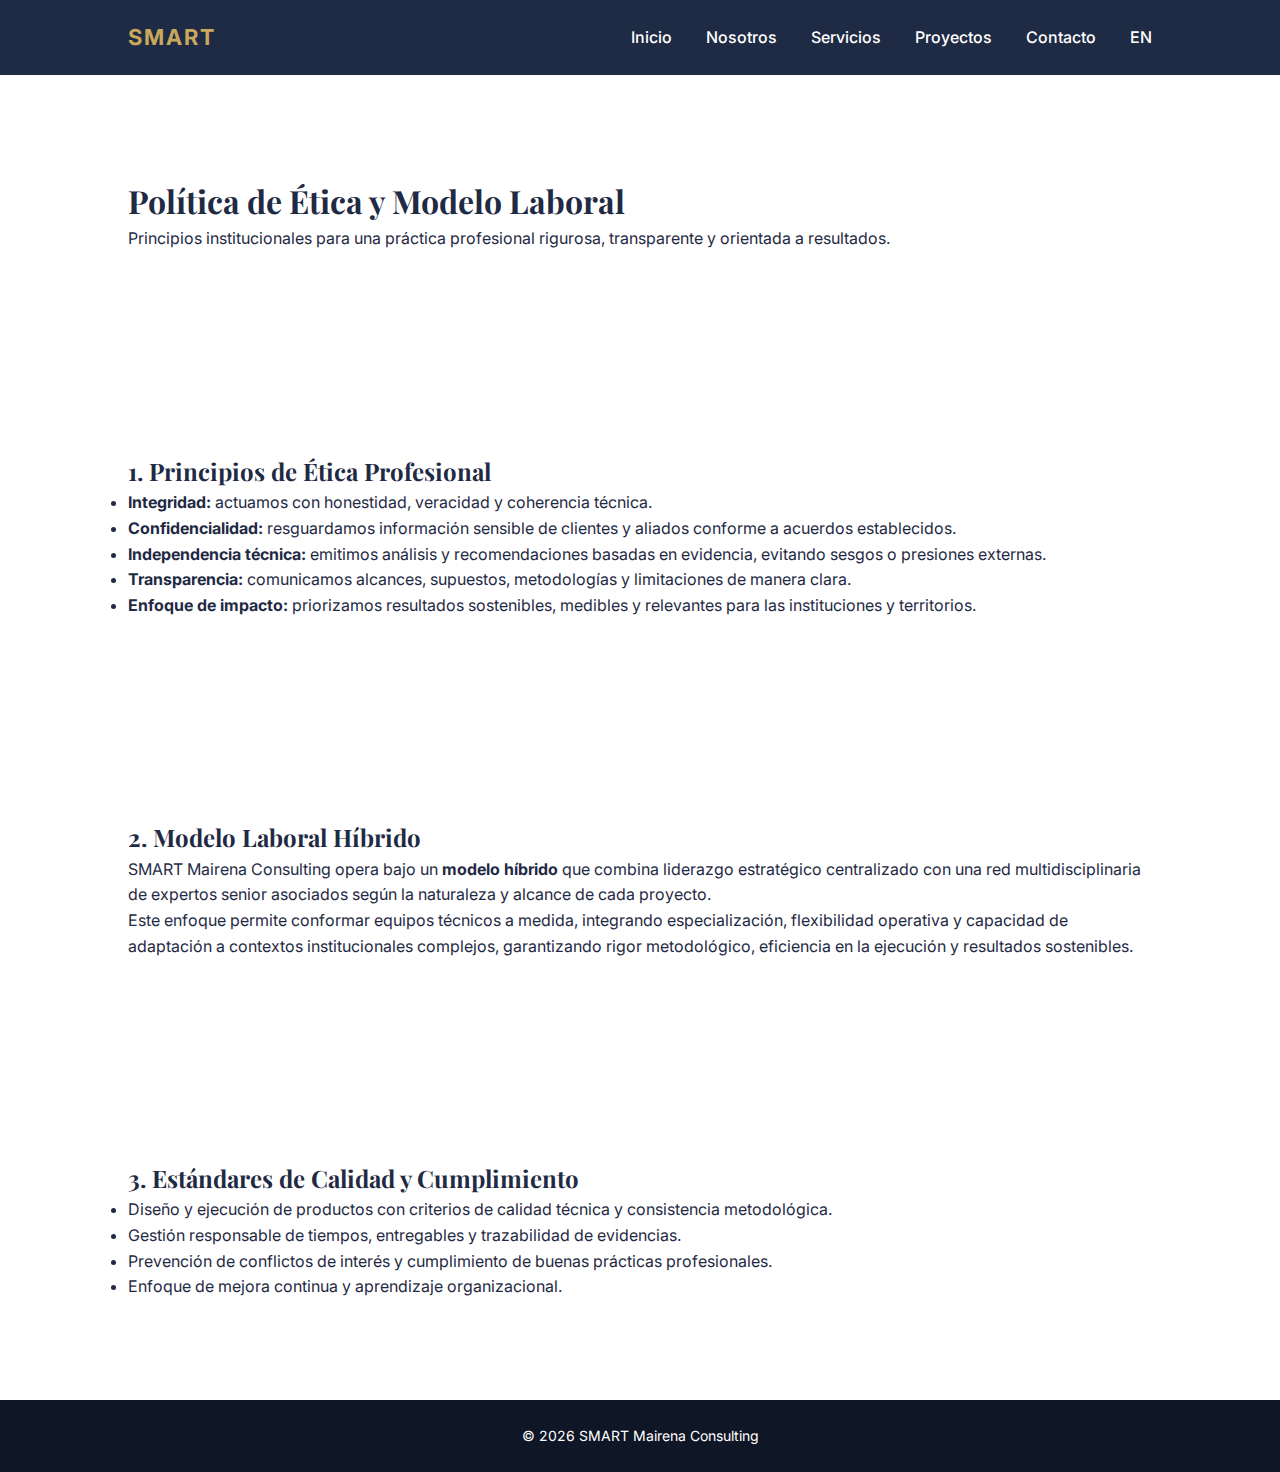
<file: es/politica-etica-modelo-laboral.html>
<!DOCTYPE html>
<html lang="es">
<head>
  <meta charset="UTF-8" />
  <meta name="viewport" content="width=device-width, initial-scale=1.0" />

  <title>Política de Ética y Modelo Laboral | SMART Mairena Consulting</title>
  <meta name="description" content="Política institucional de ética profesional y modelo laboral híbrido de SMART Mairena Consulting." />
  <meta name="robots" content="index, follow" />

  <link rel="alternate" hreflang="en" href="https://juanmairenap-max.github.io/SMART-Mairena-Consulting/ethics-work-model.html" />
  <link rel="alternate" hreflang="es" href="https://juanmairenap-max.github.io/SMART-Mairena-Consulting/es/politica-etica-modelo-laboral.html" />
  <link rel="alternate" hreflang="x-default" href="https://juanmairenap-max.github.io/SMART-Mairena-Consulting/ethics-work-model.html" />

  <link href="https://fonts.googleapis.com/css2?family=Playfair+Display:wght@600;700&family=Inter:wght@300;400;500;600&display=swap" rel="stylesheet" />
  <link rel="stylesheet" href="../styles.css?v=20260223" />

  <script async src="https://www.googletagmanager.com/gtag/js?id=G-TB90HJ6H4X"></script>
  <script>
    window.dataLayer = window.dataLayer || [];
    function gtag(){dataLayer.push(arguments);}
    gtag('js', new Date());
    gtag('config', 'G-TB90HJ6H4X');
  </script>
</head>

<body>

<header class="navbar">
  <div class="logo">SMART</div>
  <nav>
    <a href="index.html">Inicio</a>
    <a href="about.html">Nosotros</a>
    <a href="services.html">Servicios</a>
    <a href="projects.html">Proyectos</a>
    <a href="contact.html">Contacto</a>
    <a href="../index.html" class="lang-switch">EN</a>
  </nav>
</header>

<section class="page-header">
  <div class="container">
    <h1>Política de Ética y Modelo Laboral</h1>
    <p>Principios institucionales para una práctica profesional rigurosa, transparente y orientada a resultados.</p>
  </div>
</section>

<section class="section-light">
  <div class="container">
    <h2>1. Principios de Ética Profesional</h2>
    <ul>
      <li><strong>Integridad:</strong> actuamos con honestidad, veracidad y coherencia técnica.</li>
      <li><strong>Confidencialidad:</strong> resguardamos información sensible de clientes y aliados conforme a acuerdos establecidos.</li>
      <li><strong>Independencia técnica:</strong> emitimos análisis y recomendaciones basadas en evidencia, evitando sesgos o presiones externas.</li>
      <li><strong>Transparencia:</strong> comunicamos alcances, supuestos, metodologías y limitaciones de manera clara.</li>
      <li><strong>Enfoque de impacto:</strong> priorizamos resultados sostenibles, medibles y relevantes para las instituciones y territorios.</li>
    </ul>
  </div>
</section>

<section class="section-dark">
  <div class="container">
    <h2>2. Modelo Laboral Híbrido</h2>
    <p>
      SMART Mairena Consulting opera bajo un <strong>modelo híbrido</strong> que combina liderazgo estratégico centralizado
      con una red multidisciplinaria de expertos senior asociados según la naturaleza y alcance de cada proyecto.
    </p>
    <p>
      Este enfoque permite conformar equipos técnicos a medida, integrando especialización, flexibilidad operativa
      y capacidad de adaptación a contextos institucionales complejos, garantizando rigor metodológico, eficiencia
      en la ejecución y resultados sostenibles.
    </p>
  </div>
</section>

<section class="section-light">
  <div class="container">
    <h2>3. Estándares de Calidad y Cumplimiento</h2>
    <ul>
      <li>Diseño y ejecución de productos con criterios de calidad técnica y consistencia metodológica.</li>
      <li>Gestión responsable de tiempos, entregables y trazabilidad de evidencias.</li>
      <li>Prevención de conflictos de interés y cumplimiento de buenas prácticas profesionales.</li>
      <li>Enfoque de mejora continua y aprendizaje organizacional.</li>
    </ul>
  </div>
</section>

<footer>
  <p>© 2026 SMART Mairena Consulting</p>
</footer>

</body>
</html>
</file>
<file: styles.css>
/* ===== GLOBAL ===== */

* {
    margin: 0;
    padding: 0;
    box-sizing: border-box;
}

body {
    font-family: 'Inter', sans-serif;
    color: #1F2A44;
    background-color: #ffffff;
    line-height: 1.6;
}

h1, h2, h3 {
    font-family: 'Playfair Display', serif;
    font-weight: 700;
}

section {
    padding: 100px 10%;
}

a {
    text-decoration: none;
}

/* ===== NAVBAR ===== */

.navbar {
    display: flex;
    justify-content: space-between;
    align-items: center;
    padding: 20px 10%;
    background-color: #1F2A44;
    position: sticky;
    top: 0;
    z-index: 1000;
}

.navbar .logo {
    color: #C8A95B;
    font-weight: 700;
    font-size: 22px;
    letter-spacing: 2px;
}

.navbar nav a {
    color: #ffffff;
    margin-left: 30px;
    font-weight: 500;
    transition: 0.3s ease;
}

.navbar nav a:hover {
    color: #C8A95B;
}

/* ===== HERO ===== */

.hero {
    background: linear-gradient(135deg, #1F2A44, #2E3C5D);
    color: white;
    text-align: center;
    padding: 140px 10%;
}

.hero h1 {
    font-size: 48px;
    margin-bottom: 20px;
}

.hero p {
    font-size: 18px;
    max-width: 750px;
    margin: 0 auto 40px auto;
    font-weight: 300;
}

.buttons {
    display: flex;
    justify-content: center;
    gap: 20px;
}

.btn-primary {
    background-color: #C8A95B;
    color: #1F2A44;
    padding: 14px 28px;
    border-radius: 6px;
    font-weight: 600;
    transition: 0.3s ease;
}

.btn-primary:hover {
    background-color: #b99745;
    transform: translateY(-2px);
}

.btn-secondary {
    border: 1px solid #ffffff;
    color: #ffffff;
    padding: 14px 28px;
    border-radius: 6px;
    font-weight: 500;
    transition: 0.3s ease;
}

.btn-secondary:hover {
    background-color: rgba(255,255,255,0.1);
}

/* ===== AUTHORITY ===== */

.authority {
    background-color: #F5F7FA;
    text-align: center;
}

.authority h2 {
    margin-bottom: 50px;
    font-size: 34px;
}

.metrics {
    display: flex;
    justify-content: center;
    gap: 80px;
}

.metrics h3 {
    font-size: 36px;
    color: #C8A95B;
}

.metrics p {
    font-size: 16px;
}

/* ===== METHODOLOGY ===== */

.methodology {
    text-align: center;
}

.methodology h2 {
    margin-bottom: 60px;
    font-size: 34px;
}

.cards {
    display: grid;
    grid-template-columns: repeat(auto-fit, minmax(220px, 1fr));
    gap: 30px;
}

.card {
    background-color: #ffffff;
    padding: 40px 20px;
    border-radius: 10px;
    box-shadow: 0 10px 30px rgba(0,0,0,0.05);
    font-weight: 600;
    transition: 0.3s ease;
}

.card:hover {
    transform: translateY(-8px);
    box-shadow: 0 15px 40px rgba(0,0,0,0.08);
}

/* ===== CTA ===== */

.cta {
    background-color: #1F2A44;
    color: white;
    text-align: center;
}

.cta h2 {
    margin-bottom: 40px;
    font-size: 32px;
}

/* ===== FOOTER ===== */

footer {
    background-color: #0f1626;
    color: #ffffff;
    text-align: center;
    padding: 25px;
    font-size: 14px;
}
</file>
